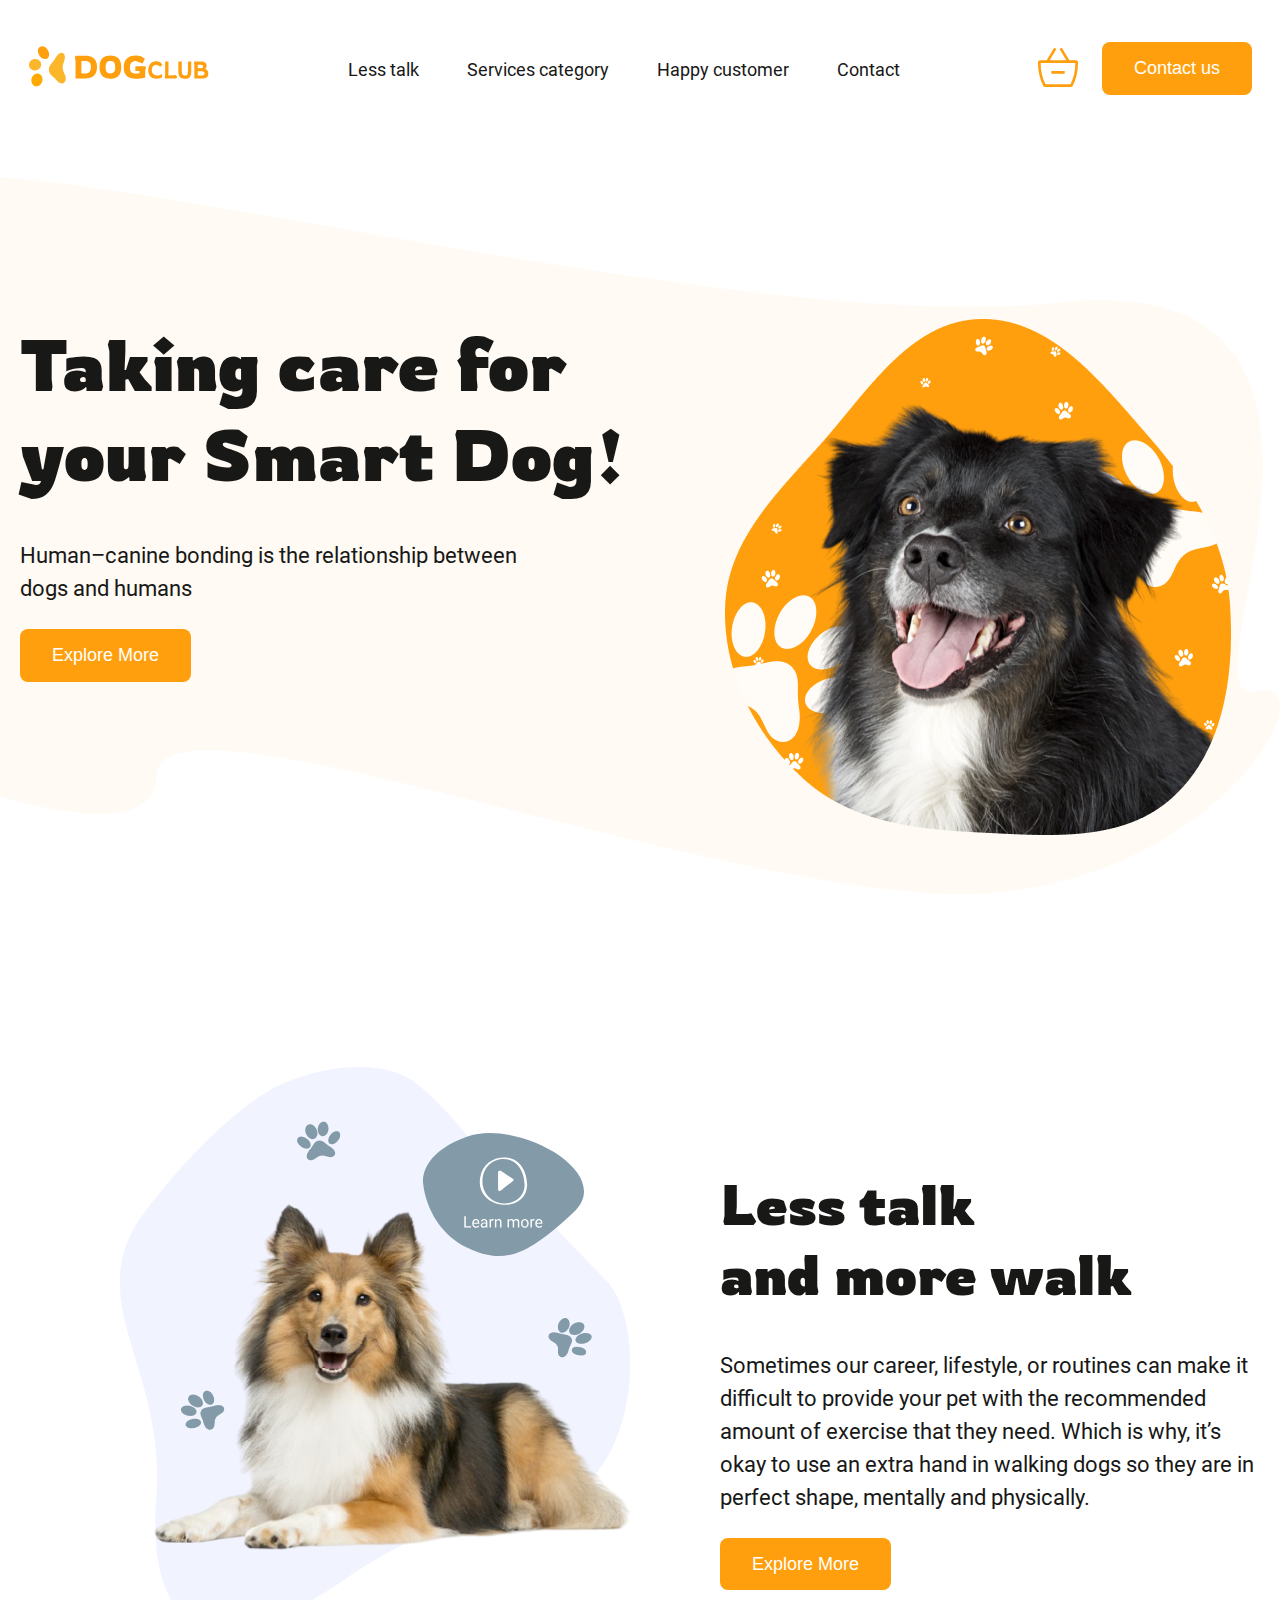
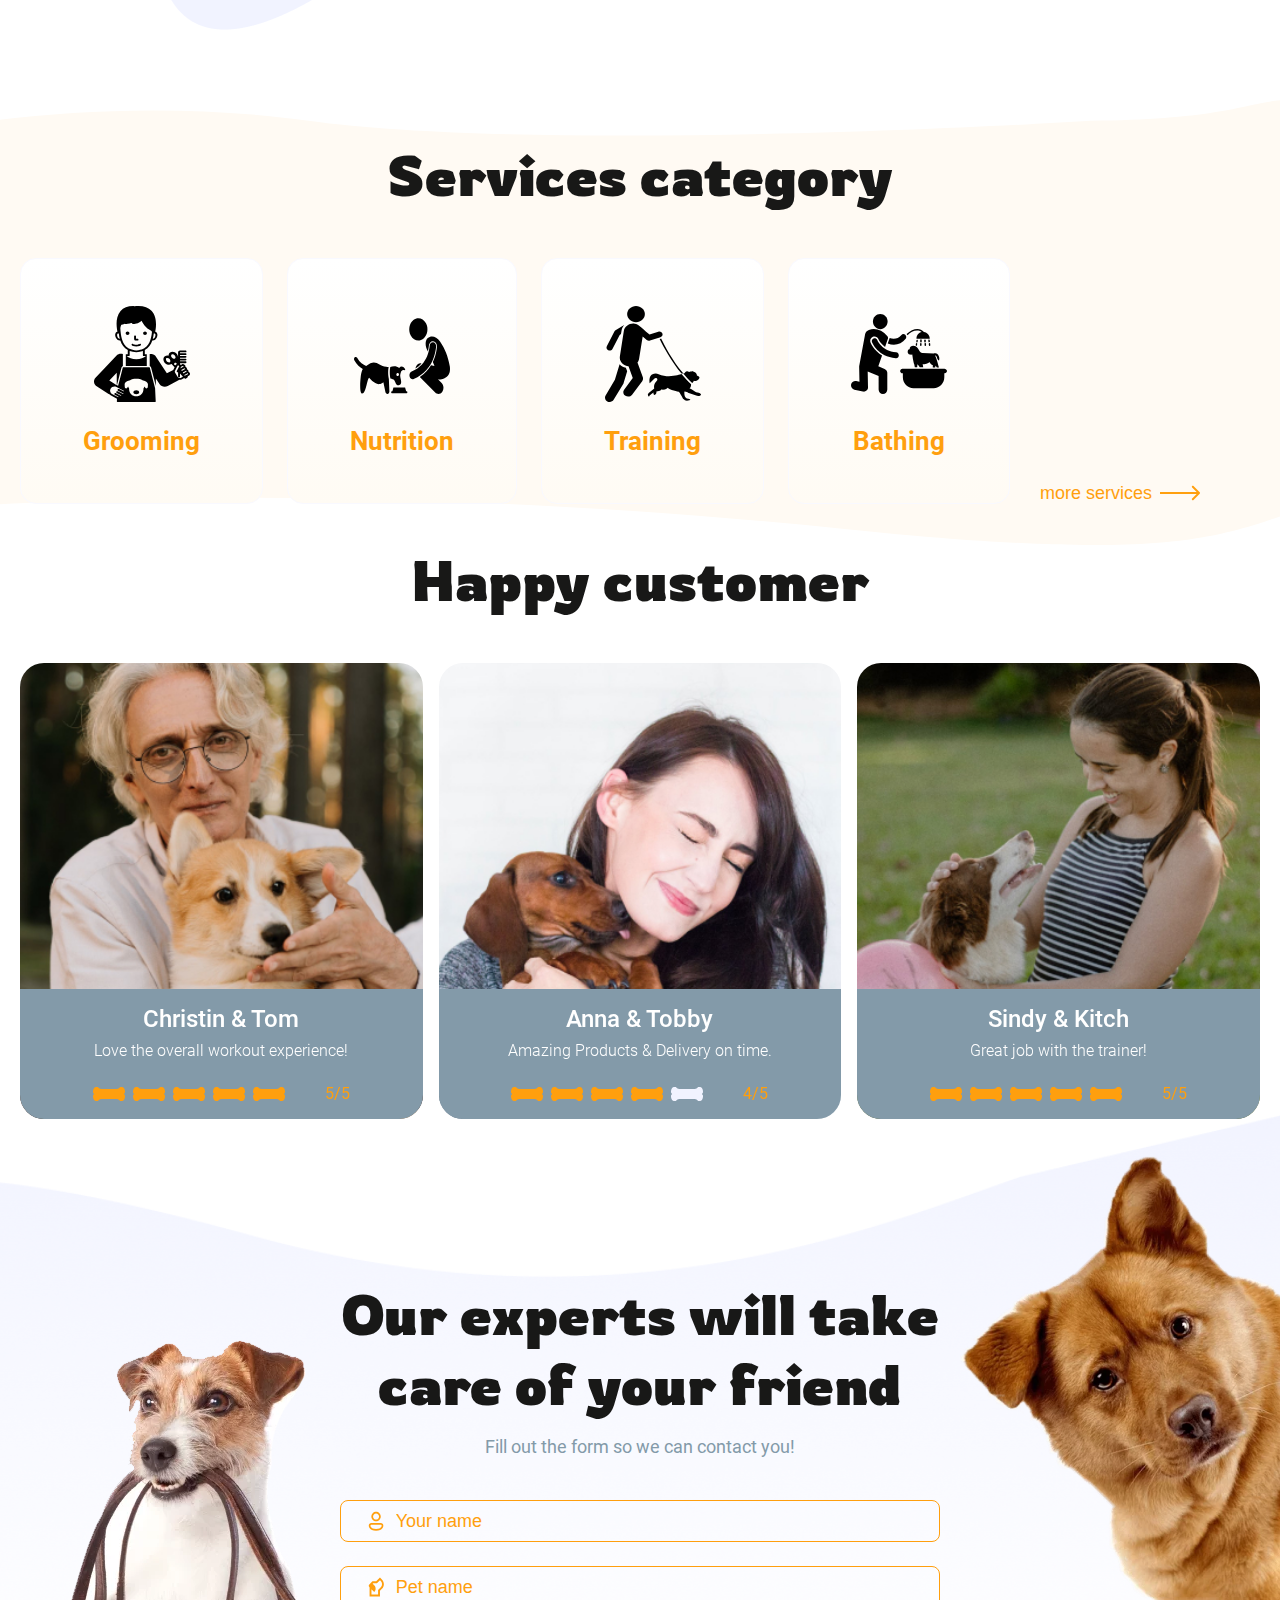
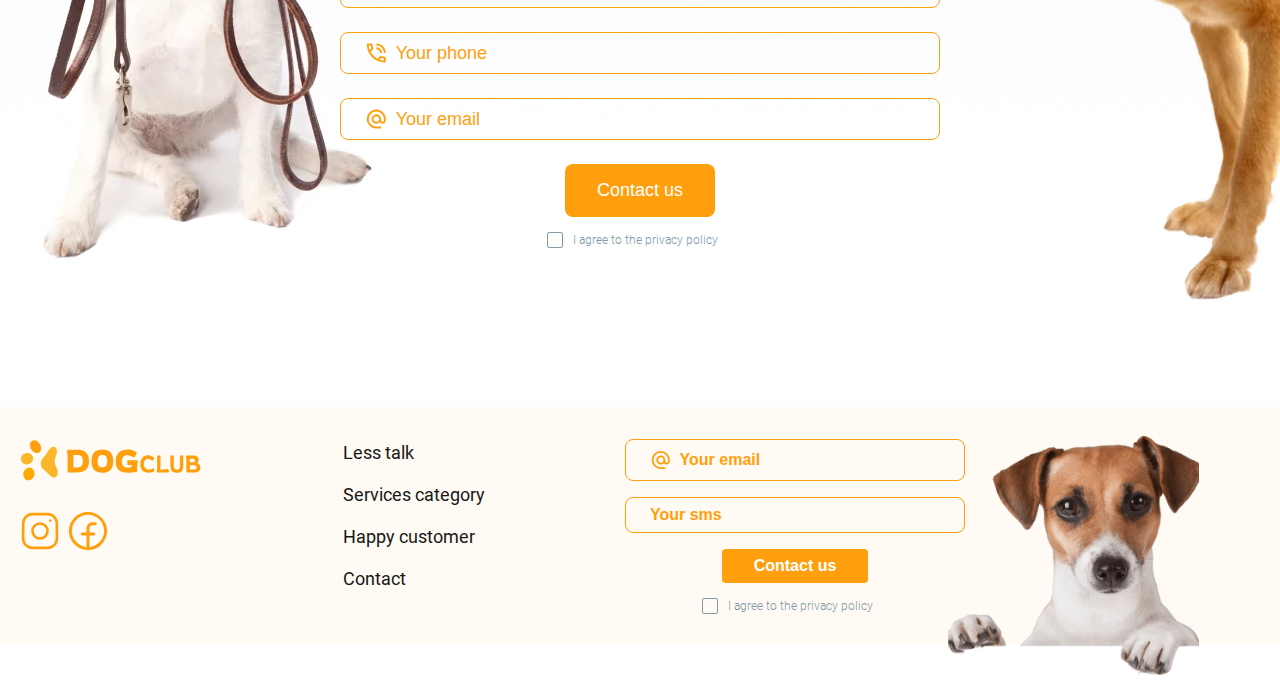
<file: index.html>
<!DOCTYPE html>
<html lang="en">

<head>
  <meta charset="UTF-8">
  <meta name="viewport" content="width=device-width, initial-scale=1.0">
  <title>Dog Club</title>
  <link rel="stylesheet" href="./css/main.css">
  <link rel="stylesheet" href="./css/swiper-bundle.min.css">
</head>

<body>
  <header class="header">
    <div class="container">
      <div class="header__container">
        <a class="header__logo" href="./index.html">
          <img src="./images/logo.svg" alt="logo">
        </a>
        <nav class="header__nav">
          <ul class="header__menu">
            <li><a class="link" href="#less-talk">Less talk</a></li>
            <li><a class="link" href="#services">Services category</a></li>
            <li><a class="link" href="#customer">Happy customer</a></li>
            <li><a class="link" href="#contact">Contact</a></li>
          </ul>
        </nav>
        <div class="header__buttons">
          <button class="header__btn-basket icon" type="button">
            <svg class="icon__size">
              <use href="./images/icons.svg#icon-basket"></use>
            </svg>
          </button>
          <button class="header__btn-contact modal-btn-open button" type="button">Contact us</button>
          <button class="header__btn-burger icon menu-btn-open" type="button">
            <svg class="icon__size">
              <use href="./images/icons.svg#icon-burger"></use>
            </svg>
          </button>
        </div>
      </div>
    </div>
  </header>
  <main>
    <section class="main-section">
      <div class="container">
        <div class="main-section__container">
          <div class="main-section__content">
            <h1 class="main-section__title">
              Taking care for your Smart Dog!
            </h1>
            <p class="main-section__text">
              Human–canine bonding is the relationship between dogs and humans
            </p>
            <button type="button" class="main-section__button button modal-btn-open">Explore More</button>
          </div>
          <div class="main-section__image-container">
            <img class="main-section__image" src="./images/main-section-dog-with-bg.png" alt="Dog">
          </div>
        </div>
      </div>
    </section>
    <section class="less-talk-section" id="less-talk">
      <div class="container">
        <div class="less-talk-section__container">
          <div class="less-talk-section__image-container">
            <img class="less-talk-section__image" src="./images/less-talk-section-dog.png" alt="Dog">
            <button class="less-talk-section__btn-video button-svg">
              <svg class="button-svg--size">
                <use href="./images/icons.svg#icon-video"></use>
              </svg>
            </button>
          </div>
          <div class="less-talk-section__content">
            <h2 class="less-talk-section__title section__title">
              Less talk <br> and more walk
            </h2>
            <p class="less-talk-section__text">
              Sometimes our career, lifestyle, or routines can make it difficult to provide your pet with the
              recommended amount of exercise that they need. Which is why, it’s okay to use an extra hand in walking
              dogs so they are in perfect shape, mentally and physically.
            </p>
            <div class="less-talk-section__group-buttons">
              <button type="button" class="less-talk-section__button button">Explore More</button>
              <button class="less-talk-section__small-btn-video button-svg">
                <svg class="button-svg--size">
                  <use href="./images/icons.svg#icon-video"></use>
                </svg>
              </button>
            </div>
          </div>
        </div>
      </div>
    </section>
    <section class="services-section" id="services">
      <div class="container">
        <h2 class="section__title section__title--center services-section__title">Services category</h2>
        <div class="services-section__container">
          <ul class="services-section__list limit-content">
            <li class="services-section__item">
              <a class="services-section__link" href="#">
                <article class="service-card">
                  <svg class="service-card__svg">
                    <use href="./images/icons.svg#icon-grooming"></use>
                  </svg>
                  <h3 class="service-card__title">Grooming</h3>
                </article>
              </a>
            </li>
            <li class="services-section__item">
              <a class="services-section__link" href="./nutrition.html">
                <article class="service-card">
                  <svg class="service-card__svg">
                    <use href="./images/icons.svg#icon-nutrition"></use>
                  </svg>
                  <h3 class="service-card__title">Nutrition</h3>
                </article>
              </a>
            </li>
            <li class="services-section__item">
              <a class="services-section__link" href="#">
                <article class="service-card">
                  <svg class="service-card__svg">
                    <use href="./images/icons.svg#icon-training"></use>
                  </svg>
                  <h3 class="service-card__title">Training</h3>
                </article>
              </a>
            </li>
            <li class="services-section__item">
              <a class="services-section__link" href="#">
                <article class="service-card">
                  <svg class="service-card__svg">
                    <use href="./images/icons.svg#icon-bathing"></use>
                  </svg>
                  <h3 class="service-card__title">Bathing</h3>
                </article>
              </a>
            </li>
          </ul>
          <div class="services-section__more-box">
            <button class="services-section__more-btn">
              <span class="services-section-change">more services</span>
              <svg class="services-section__more-svg">
                <use href="./images/icons.svg#icon-arrow-for-more"></use>
              </svg>
            </button>
          </div>
        </div>
      </div>
    </section>
    <section class="customer-section" id="customer">
      <div class="container">
        <h2 class="section__title section__title--center">Happy customer</h2>
        <div class="customer-section__container">
          <button class="customer-section__carousel-btn prev">
            <svg width="16px" height="16px">
              <use href="./images/icons.svg#icon-arrow"></use>
            </svg>
          </button>
          <div class="swiper">
            <ul class="customer-section__list swiper-wrapper">
              <li class="customer-section__item swiper-slide">
                <article class="customer-card">
                  <img class="customer-card__img-bg" src="./images/customer-christin.jpg" alt="Christin & Tom">
                  <div class="customer-card__content">
                    <h3 class="customer-card__title">Christin & Tom</h3>
                    <p class="customer-card__text">Love the overall workout experience!</p>
                    <div class="rating">
                      <ul class="rating__box-bones">
                        <li class="rating__item-bone">
                          <svg width="32px" height="14px">
                            <use href="./images/icons.svg#icon-bone"></use>
                          </svg>
                        </li>
                        <li class="rating__item-bone">
                          <svg width="32px" height="14px">
                            <use href="./images/icons.svg#icon-bone"></use>
                          </svg>
                        </li>
                        <li class="rating__item-bone">
                          <svg width="32px" height="14px">
                            <use href="./images/icons.svg#icon-bone"></use>
                          </svg>
                        </li>
                        <li class="rating__item-bone">
                          <svg width="32px" height="14px">
                            <use href="./images/icons.svg#icon-bone"></use>
                          </svg>
                        </li>
                        <li class="rating__item-bone">
                          <svg width="32px" height="14px">
                            <use href="./images/icons.svg#icon-bone"></use>
                          </svg>
                        </li>
                      </ul>
                      <div class="rating__numbers-rating">
                        <span class="rating__get">5</span>/5
                      </div>
                    </div>
                  </div>
                </article>
              </li>
              <li class="customer-section__item swiper-slide">
                <article class="customer-card">
                  <img class="customer-card__img-bg" src="./images/customer-anna.jpg" alt="Anna & Tobby">
                  <div class="customer-card__content">
                    <h3 class="customer-card__title">Anna & Tobby</h3>
                    <p class="customer-card__text">Amazing Products & Delivery on time.</p>
                    <div class="rating">
                      <ul class="rating__box-bones">
                        <li class="rating__item-bone">
                          <svg width="32px" height="14px">
                            <use href="./images/icons.svg#icon-bone"></use>
                          </svg>
                        </li>
                        <li class="rating__item-bone">
                          <svg width="32px" height="14px">
                            <use href="./images/icons.svg#icon-bone"></use>
                          </svg>
                        </li>
                        <li class="rating__item-bone">
                          <svg width="32px" height="14px">
                            <use href="./images/icons.svg#icon-bone"></use>
                          </svg>
                        </li>
                        <li class="rating__item-bone">
                          <svg width="32px" height="14px">
                            <use href="./images/icons.svg#icon-bone"></use>
                          </svg>
                        </li>
                        <li class="rating__item-bone">
                          <svg width="32px" height="14px">
                            <use href="./images/icons.svg#icon-bone"></use>
                          </svg>
                        </li>
                      </ul>
                      <div class="rating__numbers-rating">
                        <span class="rating__get">4</span>/5
                      </div>
                    </div>
                  </div>
                </article>
              </li>
              <li class="customer-section__item swiper-slide">
                <article class="customer-card">
                  <img class="customer-card__img-bg" src="./images/customer-sindy.jpg" alt="Sindy & Kitch">
                  <div class="customer-card__content">
                    <h3 class="customer-card__title">Sindy & Kitch</h3>
                    <p class="customer-card__text">Great job with the trainer!</p>
                    <div class="rating">
                      <ul class="rating__box-bones">
                        <li class="rating__item-bone">
                          <svg width="32px" height="14px">
                            <use href="./images/icons.svg#icon-bone"></use>
                          </svg>
                        </li>
                        <li class="rating__item-bone">
                          <svg width="32px" height="14px">
                            <use href="./images/icons.svg#icon-bone"></use>
                          </svg>
                        </li>
                        <li class="rating__item-bone">
                          <svg width="32px" height="14px">
                            <use href="./images/icons.svg#icon-bone"></use>
                          </svg>
                        </li>
                        <li class="rating__item-bone">
                          <svg width="32px" height="14px">
                            <use href="./images/icons.svg#icon-bone"></use>
                          </svg>
                        </li>
                        <li class="rating__item-bone">
                          <svg width="32px" height="14px">
                            <use href="./images/icons.svg#icon-bone"></use>
                          </svg>
                        </li>
                      </ul>
                      <div class="rating__numbers-rating">
                        <span class="rating__get">5</span>/5
                      </div>
                    </div>
                  </div>
                </article>
              </li>
            </ul>
            <div class="pagination">
              <span class="pagination__bullet"></span>
              <span class="pagination__bullet"></span>
              <span class="pagination__bullet"></span>
            </div>
          </div>
          <button class="customer-section__carousel-btn customer-section__carousel-btn--rotate next">
            <svg width="16px" height="16px">
              <use href="./images/icons.svg#icon-arrow"></use>
            </svg>
          </button>
        </div>
      </div>
    </section>
    <section class="contact-section" id="contact">
      <div class="container">
        <div class="contact-section__container">
          <h2 class="section__title contact-section__title">Our experts will take care of your friend</h2>
          <p class="contact-section__text">Fill out the form so we can contact you!</p>
          <form class="form" name="contact-section-form" autocomplete="off">
            <div class="form__field">
              <svg width="24px" height="24px">
                <use href="./images/icons.svg#icon-people"></use>
              </svg>
              <input class="form__input input" type="text" name="form-name" id="form-name" placeholder="Your name"
                required>
            </div>
            <div class="form__field">
              <svg width="24px" height="24px">
                <use href="./images/icons.svg#icon-dog"></use>
              </svg>
              <input class="form__input input" type="text" name="form-pet-name" id="form-pet-name"
                placeholder="Pet name" required>
            </div>
            <div class="form__field">
              <svg width="24px" height="24px">
                <use href="./images/icons.svg#icon-phone"></use>
              </svg>
              <input class="form__input input" type="tel" name="form-phone" id="form-phone" placeholder="Your phone"
                required>
            </div>
            <div class="form__field">
              <svg width="24px" height="24px">
                <use href="./images/icons.svg#icon-email"></use>
              </svg>
              <input class="form__input input" type="email" name="form-email" id="form-email" placeholder="Your email"
                required>
            </div>

            <button class="button form__button" type="submit">Contact us</button>

            <div class="form__field-privacy">
              <input class="input-checkbox" type="checkbox" name="form-privacy-policy" id="form-privacy-policy">
              <label class="label-checkbox" for="form-privacy-policy">I agree to the privacy policy</label>
            </div>

          </form>
        </div>
      </div>
    </section>
  </main>
  <footer class="footer">
    <div class="container">
      <div class="footer__container">
        <div class="footer__logo-and-social">
          <a class="footer__logo" href="./index.html">
            <img src="./images/logo.svg" alt="logo">
          </a>
          <div class="footer__social-media">
            <a href="#" class="footer__icon-instagram icon">
              <svg class="icon__size">
                <use href="./images/icons.svg#icon-instagram"></use>
              </svg>
            </a>
            <a href="#" class="footer__icon-facebook icon">
              <svg class="icon__size">
                <use href="./images/icons.svg#icon-facebook"></use>
              </svg>
            </a>
          </div>
        </div>
        <nav class="footer__nav">
          <ul class="footer__menu">
            <li><a class="link" href="#less-talk">Less talk</a></li>
            <li><a class="link" href="#services">Services category</a></li>
            <li><a class="link" href="#customer">Happy customer</a></li>
            <li><a class="link" href="#contact">Contact</a></li>
          </ul>
        </nav>
        <form class="footer__form" name="footer-form" autocomplete="off">
          <div class="footer__form-field">
            <svg width="24px" height="24px">
              <use href="./images/icons.svg#icon-email"></use>
            </svg>
            <input class="footer__input" type="email" name="footer-email" id="footer-email" placeholder="Your email"
              required>
          </div>
          <div class="footer__form-field">
            <input class="footer__input" type="text" name="footer-sms" id="footer-sms" placeholder="Your sms" required>
          </div>
          <button class="button footer__button" type="submit">Contact us</button>
          <div class="footer__form-field-privacy">
            <input class="input-checkbox" type="checkbox" name="footer-privacy-policy" id="footer-privacy-policy">
            <label class="label-checkbox" for="footer-privacy-policy">I agree to the privacy policy</label>
          </div>
        </form>
      </div>
    </div>
  </footer>

  <div class="mobile-menu">
    <div class="mobile-menu__container">
      <div class="mobile-menu__logo-and-button">
        <a class="mobile-menu__logo" href="./index.html">
          <img src="./images/logo.svg" alt="logo">
        </a>
        <button class="mobile-menu__button menu-btn-close">
          <svg class="icon__size">
            <use href="images/icons.svg#icon-close"></use>
          </svg>
        </button>
      </div>
      <nav class="mobile-menu__nav">
        <ul class="mobile-menu__menu">
          <li><a class="link mobile-menu__link" href="#less-talk">Less talk</a></li>
          <li><a class="link mobile-menu__link" href="#services">Services category</a></li>
          <li><a class="link mobile-menu__link" href="#customer">Happy customer</a></li>
          <li><a class="link mobile-menu__link" href="#contact">Contact</a></li>
        </ul>
      </nav>
      <div class="mobile-menu__social-media">
        <a href="#" class="mobile-menu__icon-instagram icon">
          <svg class="icon__size">
            <use href="./images/icons.svg#icon-instagram"></use>
          </svg>
        </a>
        <a href="#" class="mobile-menu__icon-facebook icon">
          <svg class="icon__size">
            <use href="./images/icons.svg#icon-facebook"></use>
          </svg>
        </a>
      </div>
    </div>
  </div>

  <div class="backdrop is-hidden">
    <div class="modal">
      <button class="modal__btn-close modal-btn-close">
        <svg width="32px" height="32px">
          <use href="./images/icons.svg#icon-close"></use>
        </svg>
      </button>
      <div class="modal__container">
        <h2 class="section__title modal__title">Our experts will take care of your friend</h2>
        <p class="modal__text">Fill out the form so we can contact you!</p>
        <form class="form" name="modal-section-form" autocomplete="off">
          <div class="form__field">
            <svg width="24px" height="24px">
              <use href="./images/icons.svg#icon-people"></use>
            </svg>
            <input class="form__input input" type="text" name="modal-name" id="modal-name" placeholder="Your name"
              required>
          </div>
          <div class="form__field">
            <svg width="24px" height="24px">
              <use href="./images/icons.svg#icon-dog"></use>
            </svg>
            <input class="form__input input" type="text" name="modal-pet-name" id="modal-pet-name"
              placeholder="Pet name" required>
          </div>
          <div class="form__field">
            <svg width="24px" height="24px">
              <use href="./images/icons.svg#icon-phone"></use>
            </svg>
            <input class="form__input input" type="tel" name="modal-phone" id="modal-phone" placeholder="Your phone"
              required>
          </div>
          <div class="form__field">
            <svg width="24px" height="24px">
              <use href="./images/icons.svg#icon-email"></use>
            </svg>
            <input class="form__input input" type="email" name="modal-email" id="modal-email" placeholder="Your email"
              required>
          </div>
          <button class="button form__button" type="submit">Contact us</button>
          <div class="form__field-privacy">
            <input class="input-checkbox" type="checkbox" name="modal-privacy-policy" id="modal-privacy-policy">
            <label class="label-checkbox" for="modal-privacy-policy">I agree to the privacy policy</label>
          </div>
        </form>
      </div>
    </div>
  </div>

  <script src="./js/show-services.js"></script>
  <script src="./js/set-rating.js"></script>
  <script src="./js/modal.js"></script>
  <script src="./js/mobile-menu.js"></script>
  <script src="./js/swiper-bundle.min.js"></script>
  <script src="./js/customer-slider.js"></script>
</body>

</html>
</file>
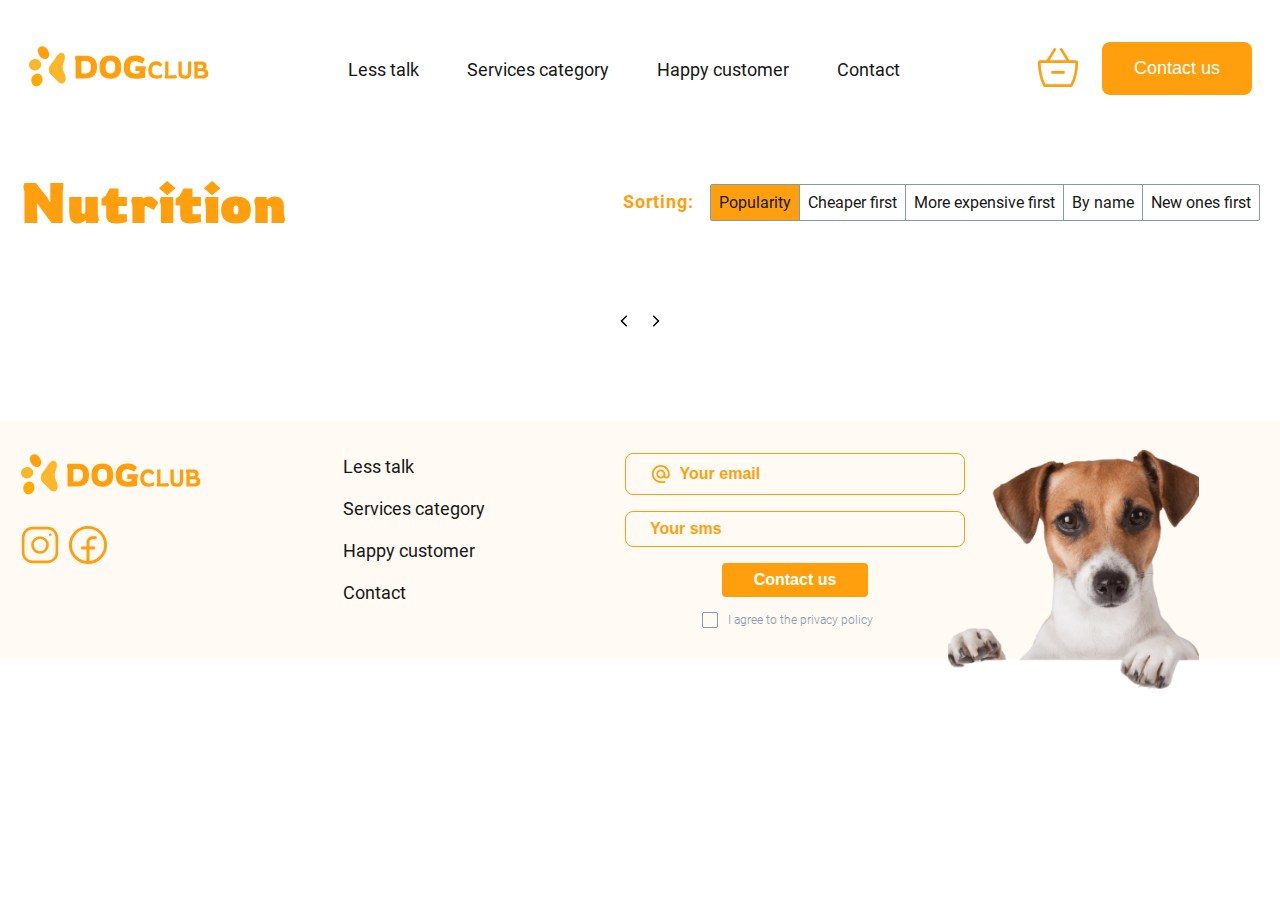
<file: nutrition.html>
<!DOCTYPE html>
<html lang="en">

<head>
  <meta charset="UTF-8">
  <meta name="viewport" content="width=device-width, initial-scale=1.0">
  <title>Nutrition</title>
  <link rel="stylesheet" href="./css/main.css">
</head>

<body>
  <header class="header">
    <div class="container">
      <div class="header__container">
        <a class="header__logo" href="./index.html">
          <img src="./images/logo.svg" alt="logo">
        </a>
        <nav class="header__nav">
          <ul class="header__menu">
            <li><a class="link" href="./index.html#less-talk">Less talk</a></li>
            <li><a class="link" href="./index.html#services">Services category</a></li>
            <li><a class="link" href="./index.html#customer">Happy customer</a></li>
            <li><a class="link" href="./index.html#contact">Contact</a></li>
          </ul>
        </nav>
        <div class="header__buttons">
          <button class="header__btn-basket icon" type="button">
            <svg class="icon__size">
              <use href="./images/icons.svg#icon-basket"></use>
            </svg>
          </button>
          <button class="header__btn-contact modal-btn-open button" type="button">Contact us</button>
          <button class="header__btn-burger icon menu-btn-open" type="button">
            <svg class="icon__size">
              <use href="./images/icons.svg#icon-burger"></use>
            </svg>
          </button>
        </div>
      </div>
    </div>
  </header>
  <main>
    <section class="nutrition-section">
      <div class="container">
        <div class="nutrition-section__header">
          <h2 class="nutrition-section__title section__title">Nutrition</h2>
          <div class="nutrition-section__mobile-btn-sorting sort-btn-open">
            <svg width="24" height="24">
              <use href="./images/icons.svg#icon-sort-arrows"></use>
            </svg>
            <span id="name-sort">Popularity</span>
          </div>
          <fieldset class="sort-block">
            <legend class="sort-block__title">Sorting:</legend>
            <div class="sort-block__container-field">
              <div class="sort-block__field">
                <input class="sort-block__input" type="radio" id="popularity" name="sort" value="popularity" checked>
                <label class="sort-block__label" for="popularity">Popularity</label>
              </div>
              <div class="sort-block__field">
                <input class="sort-block__input" type="radio" id="cheaper" name="sort" value="cheaper">
                <label class="sort-block__label" for="cheaper">Cheaper first</label>
              </div>
              <div class="sort-block__field">
                <input class="sort-block__input" type="radio" id="expensive" name="sort" value="expensive">
                <label class="sort-block__label" for="expensive">More expensive first</label>
              </div>
              <div class="sort-block__field">
                <input class="sort-block__input" type="radio" id="by-name" name="sort" value="by-name">
                <label class="sort-block__label" for="by-name">By name</label>
              </div>
              <div class="sort-block__field">
                <input class="sort-block__input" type="radio" id="new" name="sort" value="new">
                <label class="sort-block__label" for="new">New ones first</label>
              </div>
            </div>
          </fieldset>
        </div>
        <div class="nutrition-section__products">
          <ul class="nutrition-section__list">
            <!-- <li class="nutrition-section__item">
              <article class="nutrition-card">
                <img class="nutrition-card__image" src="./images/Product.png" alt="item">
                <div class="nutrition-card__code-rating-box">
                  <p class="nutrition-card__code-box">Vendor code: <span class="nutrition-card__id">37875</span></p>
                  <ul class="nutrition-card__box-rating">
                    <li class="nutrition-card__item-rating">
                      <svg width="16px" height="16px">
                        <use href="./images/icons.svg#icon-star"></use>
                      </svg>
                    </li>
                    <li class="nutrition-card__item-rating">
                      <svg width="16px" height="16px">
                        <use href="./images/icons.svg#icon-star"></use>
                      </svg>
                    </li>
                    <li class="nutrition-card__item-rating">
                      <svg width="16px" height="16px">
                        <use href="./images/icons.svg#icon-star"></use>
                      </svg>
                    </li>
                    <li class="nutrition-card__item-rating">
                      <svg width="16px" height="16px">
                        <use href="./images/icons.svg#icon-star"></use>
                      </svg>
                    </li>
                    <li class="nutrition-card__item-rating">
                      <svg width="16px" height="16px">
                        <use href="./images/icons.svg#icon-star"></use>
                      </svg>
                    </li>
                  </ul>
                </div>
                <p class="nutrition-card__description">
                  Dry food for dogs of average breeds Savory 3 kg (turkey and lamb)
                </p>
                <div class="nutrition-card__price-box">
                  <p class="nutrition-card__price-with-discount"><span>136.00</span>$</p>
                  <p class="nutrition-card__price-standart"><span>320.43</span>$</p>
                </div>
                <button class="nutrition-card__button button" type="button">Buy</button>
              </article>
            </li>
            <li class="nutrition-section__item">
              <article class="nutrition-card">
                <img class="nutrition-card__image" src="./images/Product.png" alt="item">
                <div class="nutrition-card__code-rating-box">
                  <p class="nutrition-card__code-box">Vendor code: <span class="nutrition-card__id">37875</span></p>
                  <ul class="nutrition-card__box-rating">
                    <li class="nutrition-card__item-rating">
                      <svg width="16px" height="16px">
                        <use href="./images/icons.svg#icon-star"></use>
                      </svg>
                    </li>
                    <li class="nutrition-card__item-rating">
                      <svg width="16px" height="16px">
                        <use href="./images/icons.svg#icon-star"></use>
                      </svg>
                    </li>
                    <li class="nutrition-card__item-rating">
                      <svg width="16px" height="16px">
                        <use href="./images/icons.svg#icon-star"></use>
                      </svg>
                    </li>
                    <li class="nutrition-card__item-rating">
                      <svg width="16px" height="16px">
                        <use href="./images/icons.svg#icon-star"></use>
                      </svg>
                    </li>
                    <li class="nutrition-card__item-rating">
                      <svg width="16px" height="16px">
                        <use href="./images/icons.svg#icon-star"></use>
                      </svg>
                    </li>
                  </ul>
                </div>
                <p class="nutrition-card__description">Dry food for dogs of average breeds Savory 3 kg (turkey and lamb)
                </p>
                <div class="nutrition-card__price-box">
                  <p class="nutrition-card__price-with-discount"><span>136.00</span>$</p>
                  <p class="nutrition-card__price-standart"><span>320.43</span>$</p>
                </div>
                <button class="nutrition-card__button button" type="button">Buy</button>
              </article>
            </li>
            <li class="nutrition-section__item">
              <article class="nutrition-card">
                <img class="nutrition-card__image" src="./images/Product.png" alt="item">
                <div class="nutrition-card__code-rating-box">
                  <p class="nutrition-card__code-box">Vendor code: <span class="nutrition-card__id">37875</span></p>
                  <ul class="nutrition-card__box-rating">
                    <li class="nutrition-card__item-rating">
                      <svg width="16px" height="16px">
                        <use href="./images/icons.svg#icon-star"></use>
                      </svg>
                    </li>
                    <li class="nutrition-card__item-rating">
                      <svg width="16px" height="16px">
                        <use href="./images/icons.svg#icon-star"></use>
                      </svg>
                    </li>
                    <li class="nutrition-card__item-rating">
                      <svg width="16px" height="16px">
                        <use href="./images/icons.svg#icon-star"></use>
                      </svg>
                    </li>
                    <li class="nutrition-card__item-rating">
                      <svg width="16px" height="16px">
                        <use href="./images/icons.svg#icon-star"></use>
                      </svg>
                    </li>
                    <li class="nutrition-card__item-rating">
                      <svg width="16px" height="16px">
                        <use href="./images/icons.svg#icon-star"></use>
                      </svg>
                    </li>
                  </ul>
                </div>
                <p class="nutrition-card__description">Dry food for dogs of average breeds Savory 3 kg (turkey and lamb)
                </p>
                <div class="nutrition-card__price-box">
                  <p class="nutrition-card__price-with-discount"><span>136.00</span>$</p>
                  <p class="nutrition-card__price-standart"><span>320.43</span>$</p>
                </div>
                <button class="nutrition-card__button button" type="button">Buy</button>
              </article>
            </li>
            <li class="nutrition-section__item">
              <article class="nutrition-card">
                <img class="nutrition-card__image" src="./images/Product.png" alt="item">
                <div class="nutrition-card__code-rating-box">
                  <p class="nutrition-card__code-box">Vendor code: <span class="nutrition-card__id">37875</span></p>
                  <ul class="nutrition-card__box-rating">
                    <li class="nutrition-card__item-rating">
                      <svg width="16px" height="16px">
                        <use href="./images/icons.svg#icon-star"></use>
                      </svg>
                    </li>
                    <li class="nutrition-card__item-rating">
                      <svg width="16px" height="16px">
                        <use href="./images/icons.svg#icon-star"></use>
                      </svg>
                    </li>
                    <li class="nutrition-card__item-rating">
                      <svg width="16px" height="16px">
                        <use href="./images/icons.svg#icon-star"></use>
                      </svg>
                    </li>
                    <li class="nutrition-card__item-rating">
                      <svg width="16px" height="16px">
                        <use href="./images/icons.svg#icon-star"></use>
                      </svg>
                    </li>
                    <li class="nutrition-card__item-rating">
                      <svg width="16px" height="16px">
                        <use href="./images/icons.svg#icon-star"></use>
                      </svg>
                    </li>
                  </ul>
                </div>
                <p class="nutrition-card__description">Dry food for dogs of average breeds Savory 3 kg (turkey and lamb)
                </p>
                <div class="nutrition-card__price-box">
                  <p class="nutrition-card__price-with-discount"><span>136.00</span>$</p>
                  <p class="nutrition-card__price-standart"><span>320.43</span>$</p>
                </div>
                <button class="nutrition-card__button button" type="button">Buy</button>
              </article>
            </li> -->
          </ul>
        </div>
        <div class="nutrition-section__pagination">
          <button class="nutrition-section__button nutrition-section__button--rotate prev" type="button">
            <svg width="14px" height="14px">
              <use href="./images/icons.svg#icon-pagination-arrow"></use>
            </svg>
          </button>
          <fieldset class="pagination-block">
            <!-- <div class="pagination-block__field">
              <input class="pagination-block__input" type="radio" id="1" name="pagination" value="1">
              <label class="pagination-block__label" for="1">1</label>
            </div>
            <div class="pagination-block__field">
              <input class="pagination-block__input" type="radio" id="2" name="pagination" value="2">
              <label class="pagination-block__label" for="2">2</label>
            </div>
            <div class="pagination-block__field">
              <input class="pagination-block__input" type="radio" id="3" name="pagination" value="3">
              <label class="pagination-block__label" for="3">3</label>
            </div>
            <div class="pagination-block__field">
              <input class="pagination-block__input" type="radio" id="4" name="pagination" value="4">
              <label class="pagination-block__label" for="4">4</label>
            </div>
            <div class="pagination-block__field">
              <input class="pagination-block__input" type="radio" id="5" name="pagination" value="5">
              <label class="pagination-block__label" for="5">5</label>
            </div>
            <div class="pagination-block__field">
              <input class="pagination-block__input" type="radio" id="6" name="pagination" value="6">
              <label class="pagination-block__label" for="6">6</label>
            </div>
            <div class="pagination-block__field">
              <input class="pagination-block__input" type="radio" id="7" name="pagination" value="7">
              <label class="pagination-block__label" for="7">7</label>
            </div>
            <div class="pagination-block__field">
              <input class="pagination-block__input" type="radio" id="8" name="pagination" value="8">
              <label class="pagination-block__label" for="8">8</label>
            </div>
            <div class="pagination-block__field pagination-block__field--inactive">...</div>
            <div class="pagination-block__field">
              <input class="pagination-block__input" type="radio" id="80" name="pagination" value="80">
              <label class="pagination-block__label" for="80">80</label>
            </div> -->
          </fieldset>
          <button class="nutrition-section__button next" type="button">
            <svg width="14px" height="14px">
              <use href="./images/icons.svg#icon-pagination-arrow"></use>
            </svg>
          </button>
        </div>
      </div>
    </section>
  </main>
  <footer class="footer">
    <div class="container">
      <div class="footer__container">
        <div class="footer__logo-and-social">
          <a class="footer__logo" href="./index.html">
            <img src="./images/logo.svg" alt="logo">
          </a>
          <div class="footer__social-media">
            <a href="#" class="footer__icon-instagram icon">
              <svg class="icon__size">
                <use href="./images/icons.svg#icon-instagram"></use>
              </svg>
            </a>
            <a href="#" class="footer__icon-facebook icon">
              <svg class="icon__size">
                <use href="./images/icons.svg#icon-facebook"></use>
              </svg>
            </a>
          </div>
        </div>
        <nav class="footer__nav">
          <ul class="footer__menu">
            <li><a class="link" href="./index.html#less-talk">Less talk</a></li>
            <li><a class="link" href="./index.html#services">Services category</a></li>
            <li><a class="link" href="./index.html#customer">Happy customer</a></li>
            <li><a class="link" href="./index.html#contact">Contact</a></li>
          </ul>
        </nav>
        <form class="footer__form" name="footer-form" autocomplete="off">
          <div class="footer__form-field">
            <svg width="24px" height="24px">
              <use href="./images/icons.svg#icon-email"></use>
            </svg>
            <input class="footer__input" type="email" name="footer-email" id="footer-email" placeholder="Your email"
              required>
          </div>
          <div class="footer__form-field">
            <input class="footer__input" type="text" name="footer-sms" id="footer-sms" placeholder="Your sms" required>
          </div>
          <button class="button footer__button" type="submit">Contact us</button>
          <div class="footer__form-field-privacy">
            <input class="input-checkbox" type="checkbox" name="footer-privacy-policy" id="footer-privacy-policy">
            <label class="label-checkbox" for="footer-privacy-policy">I agree to the privacy policy</label>
          </div>
        </form>
      </div>
    </div>
  </footer>

  <div class="backdrop-sorting is-hidden">
    <div class="mobile-sorting">
      <h3 class="mobile-sorting__title">Sorting</h3>
      <ul class="mobile-sorting__list">
        <li class="mobile-sorting__item">
          <span class="mobile-sorting__name-sort">Popularity</span>
          <svg width="14px" height="14px">
            <use href="./images/icons.svg#icon-pagination-arrow"></use>
          </svg>
        </li>
        <li class="mobile-sorting__item">
          <span class="mobile-sorting__name-sort">Cheaper first</span>
          <svg width="14px" height="14px">
            <use href="./images/icons.svg#icon-pagination-arrow"></use>
          </svg>
        </li>
        <li class="mobile-sorting__item">
          <span class="mobile-sorting__name-sort">More expensive first</span>
          <svg width="14px" height="14px">
            <use href="./images/icons.svg#icon-pagination-arrow"></use>
          </svg>
        </li>
        <li class="mobile-sorting__item">
          <span class="mobile-sorting__name-sort">By name</span>
          <svg width="14px" height="14px">
            <use href="./images/icons.svg#icon-pagination-arrow"></use>
          </svg>
        </li>
        <li class="mobile-sorting__item">
          <span class="mobile-sorting__name-sort">New ones first</span>
          <svg width="14px" height="14px">
            <use href="./images/icons.svg#icon-pagination-arrow"></use>
          </svg>
        </li>
      </ul>
    </div>
  </div>


  <div class="mobile-menu">
    <div class="mobile-menu__container">
      <div class="mobile-menu__logo-and-button">
        <a class="mobile-menu__logo" href="./index.html">
          <img src="./images/logo.svg" alt="logo">
        </a>
        <button class="mobile-menu__button menu-btn-close">
          <svg class="icon__size">
            <use href="images/icons.svg#icon-close"></use>
          </svg>
        </button>
      </div>
      <nav class="mobile-menu__nav">
        <ul class="mobile-menu__menu">
          <li><a class="link mobile-menu__link" href="./index.html#less-talk">Less talk</a></li>
          <li><a class="link mobile-menu__link" href="./index.html#services">Services category</a></li>
          <li><a class="link mobile-menu__link" href="./index.html#customer">Happy customer</a></li>
          <li><a class="link mobile-menu__link" href="./index.html#contact">Contact</a></li>
        </ul>
      </nav>
      <div class="mobile-menu__social-media">
        <a href="#" class="mobile-menu__icon-instagram icon">
          <svg class="icon__size">
            <use href="./images/icons.svg#icon-instagram"></use>
          </svg>
        </a>
        <a href="#" class="mobile-menu__icon-facebook icon">
          <svg class="icon__size">
            <use href="./images/icons.svg#icon-facebook"></use>
          </svg>
        </a>
      </div>
    </div>
  </div>

  <div class="backdrop is-hidden">
    <div class="modal">
      <button class="modal__btn-close modal-btn-close">
        <svg width="32px" height="32px">
          <use href="./images/icons.svg#icon-close"></use>
        </svg>
      </button>
      <div class="modal__container">
        <h2 class="section__title modal__title">Our experts will take care of your friend</h2>
        <p class="modal__text">Fill out the form so we can contact you!</p>
        <form class="form" name="modal-section-form" autocomplete="off">
          <div class="form__field">
            <svg width="24px" height="24px">
              <use href="./images/icons.svg#icon-people"></use>
            </svg>
            <input class="form__input input" type="text" name="modal-name" id="modal-name" placeholder="Your name"
              required>
          </div>
          <div class="form__field">
            <svg width="24px" height="24px">
              <use href="./images/icons.svg#icon-dog"></use>
            </svg>
            <input class="form__input input" type="text" name="modal-pet-name" id="modal-pet-name"
              placeholder="Pet name" required>
          </div>
          <div class="form__field">
            <svg width="24px" height="24px">
              <use href="./images/icons.svg#icon-phone"></use>
            </svg>
            <input class="form__input input" type="tel" name="modal-phone" id="modal-phone" placeholder="Your phone"
              required>
          </div>
          <div class="form__field">
            <svg width="24px" height="24px">
              <use href="./images/icons.svg#icon-email"></use>
            </svg>
            <input class="form__input input" type="email" name="modal-email" id="modal-email" placeholder="Your email"
              required>
          </div>
          <button class="button form__button" type="submit">Contact us</button>
          <div class="form__field-privacy">
            <input class="input-checkbox" type="checkbox" name="modal-privacy-policy" id="modal-privacy-policy">
            <label class="label-checkbox" for="modal-privacy-policy">I agree to the privacy policy</label>
          </div>
        </form>
      </div>
    </div>
  </div>

  <script src="./js/modal.js"></script>
  <script src="./js/mobile-menu.js"></script>
  <script src="./js/nutrition-page.js"></script>
</body>

</html>
</file>
<file: css/main.css>
@font-face {
  font-display: swap;
  font-family: "Roboto";
  font-style: normal;
  font-weight: 300;
  src: url("../fonts/roboto-v30-latin-300.woff2") format("woff2");
}
@font-face {
  font-display: swap;
  font-family: "Roboto";
  font-style: normal;
  font-weight: 400;
  src: url("../fonts/roboto-v30-latin-regular.woff2") format("woff2");
}
@font-face {
  font-display: swap;
  font-family: "Roboto";
  font-style: normal;
  font-weight: 500;
  src: url("../fonts/roboto-v30-latin-500.woff2") format("woff2");
}
@font-face {
  font-display: swap;
  font-family: "Roboto";
  font-style: normal;
  font-weight: 700;
  src: url("../fonts/roboto-v30-latin-700.woff2") format("woff2");
}
@font-face {
  font-display: swap;
  font-family: "Rowdies";
  font-style: normal;
  font-weight: 300;
  src: url("../fonts/rowdies-v17-latin-300.woff2") format("woff2");
}
@font-face {
  font-display: swap;
  font-family: "Rowdies";
  font-style: normal;
  font-weight: 400;
  src: url("../fonts/rowdies-v17-latin-regular.woff2") format("woff2");
}
@font-face {
  font-display: swap;
  font-family: "Rowdies";
  font-style: normal;
  font-weight: 700;
  src: url("../fonts/rowdies-v17-latin-700.woff2") format("woff2");
}
.limit-content {
  height: 247px;
  overflow: hidden;
}

.inactive {
  fill: #F1F3FF;
}

.is-scroll-disabled {
  overflow: hidden;
}

*,
*::after,
*::before {
  -webkit-box-sizing: border-box;
          box-sizing: border-box;
}

body {
  font-family: "Roboto", sans-serif;
  font-size: 22px;
  font-weight: 400;
  color: #181817;
  margin: 0;
}

h1,
h2,
h3,
h4,
h5,
h6,
p {
  margin-top: 0;
}

ul {
  margin: 0;
  padding: 0;
  list-style-type: none;
}

a {
  text-decoration: none;
}

.button {
  color: #FFFFFF;
  font-size: 16px;
  font-weight: 500;
  padding: 8px 24px;
  background-color: #FF9F0E;
  border-radius: 4px;
  border: none;
  cursor: pointer;
  -webkit-transition: background-color 0.2s;
  transition: background-color 0.2s;
}
@media screen and (min-width: 460px) {
  .button {
    font-size: 18px;
    padding: 16px 32px;
    border-radius: 8px;
  }
}
.button:hover {
  background-color: #FCB62A;
}

.button-svg {
  display: -webkit-box;
  display: -ms-flexbox;
  display: flex;
  -webkit-box-pack: center;
      -ms-flex-pack: center;
          justify-content: center;
  -webkit-box-align: center;
      -ms-flex-align: center;
          align-items: center;
  background-color: #839AA9;
  fill: #FFFFFF;
  background-color: #839AA9;
  border: none;
  padding: 0;
  width: 73px;
  height: 73px;
  margin-left: 40px;
  -webkit-clip-path: path("M0.170582 30.6286C0.170582 30.6286 -3.18841 13.0171 19.9046 2.31156C42.9977 -8.39397 87.7142 23.4847 68.1901 46.5611C48.666 69.6375 37.9592 78.4398 19.9046 67.0206C1.85007 55.6013 0.170582 30.6286 0.170582 30.6286Z");
          clip-path: path("M0.170582 30.6286C0.170582 30.6286 -3.18841 13.0171 19.9046 2.31156C42.9977 -8.39397 87.7142 23.4847 68.1901 46.5611C48.666 69.6375 37.9592 78.4398 19.9046 67.0206C1.85007 55.6013 0.170582 30.6286 0.170582 30.6286Z");
  cursor: pointer;
  -webkit-transition: background-color 0.2s;
  transition: background-color 0.2s;
}
@media screen and (min-width: 1024px) {
  .button-svg {
    position: absolute;
    margin-left: unset;
    -webkit-clip-path: path("M0.376215 52.1494C0.376215 52.1494 -7.03197 21.9889 43.8993 3.65513C94.8305 -14.6786 193.452 39.9153 150.392 79.4347C107.332 118.954 83.7182 134.029 43.8993 114.473C4.0803 94.9165 0.376215 52.1494 0.376215 52.1494Z");
            clip-path: path("M0.376215 52.1494C0.376215 52.1494 -7.03197 21.9889 43.8993 3.65513C94.8305 -14.6786 193.452 39.9153 150.392 79.4347C107.332 118.954 83.7182 134.029 43.8993 114.473C4.0803 94.9165 0.376215 52.1494 0.376215 52.1494Z");
    width: 161px;
    height: 123px;
    top: 36px;
    right: 24px;
  }
}
@media screen and (min-width: 1200px) {
  .button-svg {
    top: 74px;
    right: 112px;
  }
}
.button-svg:hover {
  background-color: #FCB62A;
}
.button-svg--size {
  width: 40px;
  height: 40px;
}
@media screen and (min-width: 1024px) {
  .button-svg--size {
    width: 81px;
    height: 75px;
  }
}

.link {
  color: #181817;
  font-size: 18px;
  line-height: 1.33;
  -webkit-transition: color 0.2s;
  transition: color 0.2s;
}
@media screen and (max-width: 460px) {
  .link {
    font-size: 16px;
    line-height: normal;
  }
}
.link:hover {
  color: #FF9F0E;
}

.icon {
  background-color: transparent;
  border: none;
  padding: 0;
  fill: #FF9F0E;
  cursor: pointer;
  -webkit-transition: fill 0.2s;
  transition: fill 0.2s;
}
.icon:hover {
  fill: #FCB62A;
}
.icon__size {
  width: 40px;
  height: 40px;
}
@media screen and (max-width: 460px) {
  .icon__size {
    width: 24px;
    height: 24px;
  }
}

.input {
  font-size: 16px;
  background-color: transparent;
  color: #FF9F0E;
  border: none;
  width: 100%;
  padding: 0;
}
@media screen and (min-width: 460px) {
  .input {
    font-size: 18px;
  }
}
.input:focus {
  outline: none;
}
.input::-webkit-input-placeholder {
  color: #FF9F0E;
}
.input::-moz-placeholder {
  color: #FF9F0E;
}
.input:-ms-input-placeholder {
  color: #FF9F0E;
}
.input::-ms-input-placeholder {
  color: #FF9F0E;
}
.input::placeholder {
  color: #FF9F0E;
}
.input:focus::-webkit-input-placeholder {
  color: #181817;
}
.input:focus::-moz-placeholder {
  color: #181817;
}
.input:focus:-ms-input-placeholder {
  color: #181817;
}
.input:focus::-ms-input-placeholder {
  color: #181817;
}
.input:focus::placeholder {
  color: #181817;
}

.input-checkbox {
  -webkit-appearance: none;
     -moz-appearance: none;
          appearance: none;
}

.label-checkbox::before {
  content: "";
  display: block;
  width: 16px;
  height: 16px;
  border-radius: 2px;
  border: 1px solid #839AA9;
  position: absolute;
  left: -16px;
  top: -1px;
}

.input-checkbox:checked + .label-checkbox::before {
  background: url(../images/check-mark.svg) no-repeat;
  background-size: 80% 80%;
  background-position: center;
}

.service-card {
  display: -webkit-box;
  display: -ms-flexbox;
  display: flex;
  -webkit-box-orient: vertical;
  -webkit-box-direction: normal;
      -ms-flex-direction: column;
          flex-direction: column;
  -webkit-box-pack: center;
      -ms-flex-pack: center;
          justify-content: center;
  -webkit-box-align: center;
      -ms-flex-align: center;
          align-items: center;
  gap: 24px;
  background: -webkit-gradient(linear, left top, left bottom, from(#FFF), to(#FFFBF4));
  background: linear-gradient(180deg, #FFF 0%, #FFFBF4 100%);
  border-radius: 16px;
  border: 1px solid #F9F9FF;
  padding: 47px 62px;
}
.service-card:hover {
  background: -webkit-gradient(linear, left top, left bottom, from(#FCB62A), to(#FFFBF4));
  background: linear-gradient(180deg, #FCB62A 0%, #FFFBF4 100%);
}
.service-card__svg {
  width: 96px;
  height: 96px;
}
.service-card__title {
  font-weight: 600;
  color: #FF9F0E;
  text-align: center;
  margin-bottom: 0;
}

.customer-card {
  display: -webkit-box;
  display: -ms-flexbox;
  display: flex;
  -webkit-box-align: end;
      -ms-flex-align: end;
          align-items: flex-end;
  position: relative;
  height: 416px;
  border-radius: 24px;
  overflow: hidden;
  background: linear-gradient(to top, #839AA9 130px, rgba(0, 0, 0, 0) 130px 100%);
}
@media screen and (min-width: 460px) {
  .customer-card {
    height: 456px;
  }
}
.customer-card__img-bg {
  position: absolute;
  z-index: -1;
  top: 0;
  left: 0;
  width: 100%;
  height: 100%;
  -o-object-fit: cover;
     object-fit: cover;
}
.customer-card__content {
  padding: 16px 32px;
  text-align: center;
  width: 100%;
}
.customer-card__title {
  color: #FFFFFF;
  font-size: 24px;
  font-weight: 500;
  margin-bottom: 8px;
}
.customer-card__text {
  color: #FFFFFF;
  font-size: 16px;
  font-weight: 300;
  margin-bottom: 24px;
}

.rating {
  display: -webkit-box;
  display: -ms-flexbox;
  display: flex;
  -webkit-box-align: center;
      -ms-flex-align: center;
          align-items: center;
  -webkit-box-pack: center;
      -ms-flex-pack: center;
          justify-content: center;
  gap: 40px;
}
.rating__box-bones {
  display: -webkit-box;
  display: -ms-flexbox;
  display: flex;
  gap: 8px;
  height: 14px;
  fill: #FF9F0E;
}
.rating__item-bone {
  font-size: 0;
}
.rating__numbers-rating {
  color: #FF9F0E;
  font-size: 16px;
}

.pagination {
  display: -webkit-box;
  display: -ms-flexbox;
  display: flex;
  gap: 16px;
  -webkit-box-pack: center;
      -ms-flex-pack: center;
          justify-content: center;
  -webkit-box-align: center;
      -ms-flex-align: center;
          align-items: center;
  margin-top: 16px;
}
@media screen and (min-width: 460px) {
  .pagination {
    gap: 24px;
    margin-top: 32px;
  }
}
.pagination__bullet {
  display: block;
  width: 8px;
  height: 8px;
  border-radius: 50%;
  background-color: #839AA9;
}
@media screen and (min-width: 460px) {
  .pagination__bullet {
    width: 12px;
    height: 12px;
  }
}
.pagination__bullet--active {
  background-color: #FF9F0E;
}

.form {
  display: -webkit-box;
  display: -ms-flexbox;
  display: flex;
  -webkit-box-orient: vertical;
  -webkit-box-direction: normal;
      -ms-flex-direction: column;
          flex-direction: column;
  -webkit-box-pack: center;
      -ms-flex-pack: center;
          justify-content: center;
  -webkit-box-align: center;
      -ms-flex-align: center;
          align-items: center;
}
.form__field {
  display: -webkit-box;
  display: -ms-flexbox;
  display: flex;
  gap: 8px;
  width: 100%;
  border-radius: 8px;
  padding: 8px 24px;
  border: 1px solid #FF9F0E;
  fill: #FF9F0E;
  margin-bottom: 16px;
}
@media screen and (min-width: 460px) {
  .form__field {
    margin-bottom: 24px;
  }
}
.form__button {
  margin-bottom: 8px;
}
@media screen and (min-width: 460px) {
  .form__button {
    margin-bottom: 16px;
  }
}
.form__field-privacy {
  position: relative;
  color: #839AA9;
  font-size: 12px;
  font-weight: 300;
}

.container {
  width: 100%;
  max-width: 1280px;
  margin: 0 auto;
  padding: 0 20px;
}

.section__title {
  font-family: "Rowdies", sans-serif;
  font-size: 32px;
  margin-bottom: 24px;
}
@media screen and (min-width: 460px) {
  .section__title {
    font-size: 48px;
  }
}
@media screen and (min-width: 768px) {
  .section__title {
    font-size: 56px;
    margin-bottom: 48px;
  }
}
.section__title--center {
  text-align: center;
}

.header__container {
  display: -webkit-box;
  display: -ms-flexbox;
  display: flex;
  -webkit-box-pack: justify;
      -ms-flex-pack: justify;
          justify-content: space-between;
  -webkit-box-align: center;
      -ms-flex-align: center;
          align-items: center;
  gap: 24px;
  padding: 42px 8px 0;
}
@media screen and (max-width: 460px) {
  .header__container {
    padding: 18px 0 0 0;
  }
}
@media screen and (max-width: 460px) {
  .header__logo img {
    width: 92px;
  }
}
@media screen and (max-width: 1024px) {
  .header__nav {
    display: none;
  }
}
.header__menu {
  display: -webkit-box;
  display: -ms-flexbox;
  display: flex;
  -webkit-box-pack: center;
      -ms-flex-pack: center;
          justify-content: center;
  -ms-flex-wrap: wrap;
      flex-wrap: wrap;
  gap: 8px 24px;
}
@media screen and (min-width: 1200px) {
  .header__menu {
    gap: 8px 48px;
  }
}
.header__buttons {
  display: -webkit-box;
  display: -ms-flexbox;
  display: flex;
  -webkit-box-align: center;
      -ms-flex-align: center;
          align-items: center;
  gap: 24px;
}
@media screen and (max-width: 460px) {
  .header__buttons {
    gap: 16px;
  }
}
@media screen and (max-width: 1024px) {
  .header__btn-contact {
    display: none;
  }
}
.header__btn-burger {
  display: none;
}
@media screen and (max-width: 1024px) {
  .header__btn-burger {
    display: block;
  }
}

.footer {
  position: relative;
  background-color: #FFFAF3;
  margin-bottom: 0;
  margin-top: 160px;
  padding: 32px 0;
}
@media screen and (min-width: 460px) {
  .footer {
    margin-top: 200px;
  }
}
@media screen and (min-width: 768px) {
  .footer {
    margin-top: 0;
  }
}
@media screen and (min-width: 1200px) {
  .footer {
    margin-bottom: 50px;
  }
}
.footer__container {
  position: relative;
  display: -webkit-box;
  display: -ms-flexbox;
  display: flex;
  -webkit-box-pack: justify;
      -ms-flex-pack: justify;
          justify-content: space-between;
  gap: 24px;
  max-width: 945px;
  width: 100%;
}
@media screen and (max-width: 768px) {
  .footer__container {
    -webkit-box-orient: vertical;
    -webkit-box-direction: normal;
        -ms-flex-direction: column;
            flex-direction: column;
    -webkit-box-align: center;
        -ms-flex-align: center;
            align-items: center;
  }
}
.footer__container::before {
  content: "";
  position: absolute;
  background: url(../images/footer-decor.png) no-repeat;
  top: -144px;
  right: calc((100% - 128px) / 2);
  background-size: contain;
  width: 128px;
  height: 136px;
}
@media screen and (min-width: 460px) {
  .footer__container::before {
    width: 252px;
    height: 262px;
    top: -255px;
    right: calc((100% - 292px) / 2);
  }
}
@media screen and (min-width: 768px) {
  .footer__container::before {
    display: none;
  }
}
@media screen and (min-width: 1200px) {
  .footer__container::before {
    display: block;
    top: -15px;
    right: -235px;
  }
}
.footer__logo-and-social {
  display: -webkit-box;
  display: -ms-flexbox;
  display: flex;
  -webkit-box-orient: vertical;
  -webkit-box-direction: normal;
      -ms-flex-direction: column;
          flex-direction: column;
}
@media screen and (max-width: 768px) {
  .footer__logo-and-social {
    -webkit-box-align: center;
        -ms-flex-align: center;
            align-items: center;
  }
}
.footer__logo {
  display: block;
  margin-bottom: 24px;
}
@media screen and (max-width: 460px) {
  .footer__logo > img {
    width: 92px;
  }
}
.footer__social-media {
  display: -webkit-box;
  display: -ms-flexbox;
  display: flex;
  gap: 8px;
}
.footer__icon-instagram, .footer__icon-facebook {
  width: 40px;
  height: 40px;
}
@media screen and (max-width: 460px) {
  .footer__icon-instagram, .footer__icon-facebook {
    width: 24px;
    height: 24px;
  }
}
.footer__icon-instagram {
  fill: none;
  stroke: #FF9F0E;
}
.footer__icon-instagram:hover {
  fill: none;
  stroke: #FCB62A;
}
.footer__menu {
  display: -webkit-box;
  display: -ms-flexbox;
  display: flex;
  -webkit-box-orient: vertical;
  -webkit-box-direction: normal;
      -ms-flex-direction: column;
          flex-direction: column;
  gap: 16px;
}
@media screen and (max-width: 768px) {
  .footer__menu {
    -webkit-box-align: center;
        -ms-flex-align: center;
            align-items: center;
  }
}
.footer__form {
  display: -webkit-box;
  display: -ms-flexbox;
  display: flex;
  -webkit-box-align: center;
      -ms-flex-align: center;
          align-items: center;
  -webkit-box-orient: vertical;
  -webkit-box-direction: normal;
      -ms-flex-direction: column;
          flex-direction: column;
  gap: 16px;
  max-width: 340px;
  width: 100%;
}
.footer__form-field {
  display: -webkit-box;
  display: -ms-flexbox;
  display: flex;
  gap: 8px;
  width: 100%;
  border-radius: 8px;
  padding: 8px 24px;
  border: 1px solid #FF9F0E;
  fill: #FF9F0E;
}
.footer__input {
  font-size: 16px;
  font-weight: 700;
  background-color: transparent;
  color: #FF9F0E;
  border: none;
  width: 100%;
  padding: 0;
}
@media screen and (max-width: 460px) {
  .footer__input {
    font-weight: 400;
  }
}
.footer__input:focus {
  outline: none;
}
.footer__input::-webkit-input-placeholder {
  color: #FF9F0E;
}
.footer__input::-moz-placeholder {
  color: #FF9F0E;
}
.footer__input:-ms-input-placeholder {
  color: #FF9F0E;
}
.footer__input::-ms-input-placeholder {
  color: #FF9F0E;
}
.footer__input::placeholder {
  color: #FF9F0E;
}
.footer__input:focus::-webkit-input-placeholder {
  color: #181817;
}
.footer__input:focus::-moz-placeholder {
  color: #181817;
}
.footer__input:focus:-ms-input-placeholder {
  color: #181817;
}
.footer__input:focus::-ms-input-placeholder {
  color: #181817;
}
.footer__input:focus::placeholder {
  color: #181817;
}
.footer__form-field-privacy {
  position: relative;
  color: #839AA9;
  font-size: 12px;
  font-weight: 300;
}
.footer__button {
  font-size: 16px;
  padding: 8px 24px;
  font-weight: 700;
  max-width: 146px;
  width: 100%;
  border-radius: 4px;
}
@media screen and (max-width: 460px) {
  .footer__button {
    font-weight: 500;
  }
}

.main-section {
  position: relative;
  padding: 65px 0;
}
@media screen and (min-width: 460px) {
  .main-section {
    padding: 144px 0;
  }
}
@media screen and (min-width: 768px) {
  .main-section {
    padding: 224px 0;
  }
}
.main-section::before {
  position: absolute;
  content: "";
  background: url(../images/main-section-bg.svg) no-repeat;
  background-position: right top;
  background-size: auto 100%;
  width: 100%;
  height: 100%;
  left: 0;
  top: -30px;
  z-index: -1;
}
@media screen and (min-width: 460px) {
  .main-section::before {
    top: -42px;
  }
}
@media screen and (min-width: 1200px) {
  .main-section::before {
    background-size: 100% 100%;
  }
}
.main-section__container {
  display: -webkit-box;
  display: -ms-flexbox;
  display: flex;
  gap: 65px;
  -webkit-box-pack: center;
      -ms-flex-pack: center;
          justify-content: center;
}
@media screen and (min-width: 1024px) {
  .main-section__container {
    -webkit-box-pack: start;
        -ms-flex-pack: start;
            justify-content: flex-start;
  }
}
.main-section__content {
  max-width: 640px;
  width: 100%;
  display: -webkit-box;
  display: -ms-flexbox;
  display: flex;
  -webkit-box-orient: vertical;
  -webkit-box-direction: normal;
      -ms-flex-direction: column;
          flex-direction: column;
  -webkit-box-align: center;
      -ms-flex-align: center;
          align-items: center;
}
@media screen and (min-width: 768px) {
  .main-section__content {
    -webkit-box-align: start;
        -ms-flex-align: start;
            align-items: flex-start;
  }
}
.main-section__title {
  font-family: "Rowdies", sans-serif;
  font-size: 32px;
  margin-bottom: 24px;
  text-align: center;
}
@media screen and (min-width: 460px) {
  .main-section__title {
    font-size: 48px;
  }
}
@media screen and (min-width: 768px) {
  .main-section__title {
    font-size: 72px;
    margin-bottom: 40px;
    text-align: unset;
  }
}
.main-section__text {
  max-width: 500px;
  width: 100%;
  line-height: normal;
  margin-bottom: 16px;
  font-size: 16px;
  text-align: center;
}
@media screen and (min-width: 768px) {
  .main-section__text {
    line-height: 1.5;
    margin-bottom: 24px;
    font-size: 22px;
    text-align: unset;
  }
}
.main-section__image-container {
  display: none;
}
@media screen and (min-width: 1024px) {
  .main-section__image-container {
    display: block;
  }
}
.main-section__image {
  display: none;
  /* Alternative with clip-path, but hard apadtive (or non adaptive) */
}
@media screen and (min-width: 1024px) {
  .main-section__image {
    display: block;
    width: 460px;
    height: auto;
  }
}
@media screen and (min-width: 1200px) {
  .main-section__image {
    width: auto;
    height: auto;
  }
}

.less-talk-section {
  position: relative;
}
.less-talk-section__container {
  display: -webkit-box;
  display: -ms-flexbox;
  display: flex;
  -webkit-box-pack: center;
      -ms-flex-pack: center;
          justify-content: center;
}
@media screen and (min-width: 1024px) {
  .less-talk-section__container {
    -webkit-box-pack: start;
        -ms-flex-pack: start;
            justify-content: flex-start;
    -webkit-box-align: center;
        -ms-flex-align: center;
            align-items: center;
    gap: 24px;
  }
}
.less-talk-section__content {
  position: relative;
  max-width: 640px;
  width: 100%;
  display: -webkit-box;
  display: -ms-flexbox;
  display: flex;
  -webkit-box-orient: vertical;
  -webkit-box-direction: normal;
      -ms-flex-direction: column;
          flex-direction: column;
  -webkit-box-align: start;
      -ms-flex-align: start;
          align-items: flex-start;
}
.less-talk-section__title {
  font-family: "Rowdies", sans-serif;
  font-size: 32px;
  margin-bottom: 24px;
}
@media screen and (min-width: 460px) {
  .less-talk-section__title {
    font-size: 48px;
  }
}
@media screen and (min-width: 768px) {
  .less-talk-section__title {
    font-size: 56px;
    margin-bottom: 40px;
  }
}
.less-talk-section__text {
  line-height: normal;
  margin-bottom: 16px;
  font-size: 16px;
}
@media screen and (min-width: 768px) {
  .less-talk-section__text {
    line-height: 1.5;
    margin-bottom: 24px;
    font-size: 22px;
  }
}
.less-talk-section__image-container {
  position: relative;
}
.less-talk-section__image {
  display: none;
}
@media screen and (min-width: 1024px) {
  .less-talk-section__image {
    display: block;
    width: 460px;
    height: auto;
  }
}
@media screen and (min-width: 1200px) {
  .less-talk-section__image {
    width: auto;
    height: auto;
  }
}
.less-talk-section__small-btn-video {
  display: -webkit-box;
  display: -ms-flexbox;
  display: flex;
}
@media screen and (min-width: 1024px) {
  .less-talk-section__small-btn-video {
    display: none;
  }
}
.less-talk-section__btn-video {
  display: none;
}
@media screen and (min-width: 1024px) {
  .less-talk-section__btn-video {
    display: -webkit-box;
    display: -ms-flexbox;
    display: flex;
  }
}
.less-talk-section__group-buttons {
  display: -webkit-box;
  display: -ms-flexbox;
  display: flex;
  -webkit-box-align: center;
      -ms-flex-align: center;
          align-items: center;
}
.less-talk-section__button {
  height: 52px;
}

.services-section {
  position: relative;
  padding: 40px 0;
}
.services-section::before {
  position: absolute;
  content: "";
  background: url(../images/services-section-bg.svg) no-repeat;
  background-position: center top;
  background-size: auto 100%;
  width: 100%;
  height: 100%;
  left: 0;
  top: 0;
  z-index: -1;
}
@media screen and (min-width: 1024px) {
  .services-section::before {
    background-size: 100% 100%;
  }
}
.services-section__container {
  display: -webkit-box;
  display: -ms-flexbox;
  display: flex;
  gap: 24px;
  -ms-flex-wrap: wrap;
      flex-wrap: wrap;
}
@media screen and (min-width: 1024px) {
  .services-section__container {
    -ms-flex-wrap: nowrap;
        flex-wrap: nowrap;
  }
}
.services-section__title {
  margin-bottom: 24px;
}
@media screen and (min-width: 768px) {
  .services-section__title {
    margin-bottom: 48px;
  }
}
.services-section__list {
  display: -webkit-box;
  display: -ms-flexbox;
  display: flex;
  gap: 24px;
  -ms-flex-wrap: wrap;
      flex-wrap: wrap;
}
.services-section__item {
  -ms-flex-preferred-size: calc((100% - 96px - 172px) / 4);
      flex-basis: calc((100% - 96px - 172px) / 4);
  -webkit-box-flex: 1;
      -ms-flex-positive: 1;
          flex-grow: 1;
}
.services-section__more-box {
  display: -webkit-box;
  display: -ms-flexbox;
  display: flex;
  -webkit-box-pack: center;
      -ms-flex-pack: center;
          justify-content: center;
  -webkit-box-align: end;
      -ms-flex-align: end;
          align-items: end;
}
.services-section__more-btn {
  display: -webkit-box;
  display: -ms-flexbox;
  display: flex;
  -webkit-box-pack: center;
      -ms-flex-pack: center;
          justify-content: center;
  -webkit-box-align: center;
      -ms-flex-align: center;
          align-items: center;
  gap: 8px;
  background-color: transparent;
  border: none;
  padding: 0;
  color: #FF9F0E;
  font-size: 18px;
  height: 24px;
  cursor: pointer;
  width: 172px;
  -webkit-transition: color 0.2s;
  transition: color 0.2s;
}
.services-section__more-btn:hover {
  color: #FCB62A;
}
.services-section__more-svg {
  fill: #FF9F0E;
  width: 40px;
  height: 40px;
}

.customer-section__container {
  display: -webkit-box;
  display: -ms-flexbox;
  display: flex;
  gap: 24px;
  -webkit-box-align: center;
      -ms-flex-align: center;
          align-items: center;
  -webkit-box-pack: center;
      -ms-flex-pack: center;
          justify-content: center;
  margin: 0 auto;
}
@media screen and (min-width: 460px) {
  .customer-section__container {
    width: 420px;
  }
}
@media screen and (min-width: 768px) {
  .customer-section__container {
    width: auto;
  }
}
.customer-section__carousel-btn {
  display: none;
}
@media screen and (min-width: 768px) {
  .customer-section__carousel-btn {
    display: -webkit-box;
    display: -ms-flexbox;
    display: flex;
    -webkit-box-pack: center;
        -ms-flex-pack: center;
            justify-content: center;
    -webkit-box-align: center;
        -ms-flex-align: center;
            align-items: center;
    -ms-flex-negative: 0;
        flex-shrink: 0;
    width: 44px;
    height: 44px;
    border-radius: 50%;
    background-color: #839AA9;
    fill: #FFFFFF;
    border: none;
    padding: 0;
    cursor: pointer;
    -webkit-transition: background-color 0.2s;
    transition: background-color 0.2s;
  }
}
.customer-section__carousel-btn--rotate {
  -webkit-transform: rotate(180deg);
      -ms-transform: rotate(180deg);
          transform: rotate(180deg);
}
.customer-section__carousel-btn:hover {
  background-color: #FF9F0E;
}

.contact-section {
  position: relative;
  padding: 96px 0 0;
}
@media screen and (min-width: 460px) {
  .contact-section {
    padding: 96px 0;
  }
}
@media screen and (min-width: 768px) {
  .contact-section {
    padding: 160px 0;
  }
}
.contact-section::before {
  position: absolute;
  content: "";
  background: url(../images/contact-section-bg.png) no-repeat;
  background-position: center top;
  background-size: auto 100%;
  width: 100%;
  height: 100%;
  left: 0;
  top: -100px;
  z-index: -2;
}
@media screen and (min-width: 1024px) {
  .contact-section::before {
    top: -36px;
    background-size: 100% 100%;
  }
}
.contact-section::after {
  display: none;
}
@media screen and (min-width: 1200px) {
  .contact-section::after {
    display: block;
    position: absolute;
    content: "";
    background: url(../images/contact-section-decor-2.png) no-repeat;
    width: 322px;
    height: 752px;
    right: 0;
    top: 30px;
    z-index: -1;
  }
}
.contact-section__container {
  position: relative;
  max-width: 600px;
  width: 100%;
  margin: 0 auto;
}
.contact-section__container::before {
  display: none;
}
@media screen and (min-width: 1200px) {
  .contact-section__container::before {
    display: block;
    position: absolute;
    content: "";
    background: url(../images/contact-section-decor-1.png) no-repeat;
    width: 488px;
    height: 520px;
    left: -318px;
    top: 60px;
    z-index: -1;
  }
}
.contact-section__title {
  text-align: center;
  margin-bottom: 8px;
}
@media screen and (min-width: 460px) {
  .contact-section__title {
    margin-bottom: 16px;
  }
}
.contact-section__text {
  text-align: center;
  color: #839AA9;
  font-size: 14px;
  line-height: 1.3;
  margin-bottom: 24px;
}
@media screen and (min-width: 460px) {
  .contact-section__text {
    margin-bottom: 42px;
    font-size: 18px;
  }
}

.backdrop {
  display: -webkit-box;
  display: -ms-flexbox;
  display: flex;
  -webkit-box-pack: center;
      -ms-flex-pack: center;
          justify-content: center;
  -webkit-box-align: center;
      -ms-flex-align: center;
          align-items: center;
  padding: 20px;
  position: fixed;
  top: 0;
  right: 0;
  bottom: 0;
  left: 0;
  background-color: rgba(0, 0, 0, 0.5);
  -webkit-transition: opacity 0.2s, visibility 0.2s;
  transition: opacity 0.2s, visibility 0.2s;
  z-index: 2;
}
.backdrop.is-hidden {
  visibility: hidden;
  opacity: 0;
  pointer-events: none;
}

.modal {
  display: -webkit-box;
  display: -ms-flexbox;
  display: flex;
  -webkit-box-pack: center;
      -ms-flex-pack: center;
          justify-content: center;
  -webkit-box-align: center;
      -ms-flex-align: center;
          align-items: center;
  position: relative;
  padding: 24px;
  border-radius: 32px;
  max-width: 480px;
  max-height: 580px;
  width: 100%;
  height: 100%;
  background-color: #FFFAF3;
  overflow-y: auto;
}
@media screen and (min-width: 460px) {
  .modal {
    padding: 24px 40px;
  }
}
@media screen and (min-width: 768px) {
  .modal {
    padding: 20px 140px;
    max-width: 680px;
    max-height: 680px;
    width: 100%;
    height: 100%;
  }
}
.modal__conatiner {
  max-width: 600px;
  width: 100%;
}
.modal__title {
  text-align: center;
  margin-bottom: 8px;
  font-size: 32px;
}
@media screen and (min-width: 768px) {
  .modal__title {
    margin-bottom: 16px;
    font-size: 56px;
  }
}
.modal__text {
  text-align: center;
  color: #839AA9;
  font-size: 14px;
  line-height: 1.3;
  margin-bottom: 24px;
}
@media screen and (min-width: 768px) {
  .modal__text {
    font-size: 18px;
  }
}
.modal__btn-close {
  display: -webkit-box;
  display: -ms-flexbox;
  display: flex;
  -webkit-box-align: center;
      -ms-flex-align: center;
          align-items: center;
  -webkit-box-pack: center;
      -ms-flex-pack: center;
          justify-content: center;
  position: absolute;
  top: 20px;
  right: 20px;
  background: transparent;
  border: none;
  cursor: pointer;
  padding: 0;
  fill: none;
  stroke: #181817;
}
@media screen and (min-width: 768px) {
  .modal__btn-close {
    top: 42px;
    right: 42px;
  }
}

.mobile-menu {
  position: fixed;
  top: 0;
  right: 0;
  bottom: 0;
  left: 0;
  z-index: 2;
  background-color: #FFFFFF;
  -webkit-transform: translateX(100%);
      -ms-transform: translateX(100%);
          transform: translateX(100%);
  -webkit-transition: -webkit-transform 0.2s;
  transition: -webkit-transform 0.2s;
  transition: transform 0.2s;
  transition: transform 0.2s, -webkit-transform 0.2s;
}
.mobile-menu.is-open {
  -webkit-transform: translateX(0);
      -ms-transform: translateX(0);
          transform: translateX(0);
}
.mobile-menu__container {
  padding: 18px 20px;
}
@media screen and (min-width: 460px) {
  .mobile-menu__container {
    padding: 42px 20px;
  }
}
.mobile-menu__logo-and-button {
  display: -webkit-box;
  display: -ms-flexbox;
  display: flex;
  -webkit-box-pack: justify;
      -ms-flex-pack: justify;
          justify-content: space-between;
}
@media screen and (min-width: 460px) {
  .mobile-menu__logo-and-button {
    padding: 0 8px;
  }
}
@media screen and (max-width: 460px) {
  .mobile-menu__logo img {
    width: 92px;
  }
}
.mobile-menu__button {
  display: -webkit-box;
  display: -ms-flexbox;
  display: flex;
  -webkit-box-pack: center;
      -ms-flex-pack: center;
          justify-content: center;
  -webkit-box-align: center;
      -ms-flex-align: center;
          align-items: center;
  padding: 0;
  border: none;
  fill: none;
  background-color: transparent;
  stroke: #FF9F0E;
  width: 24px;
  height: 24px;
  cursor: pointer;
}
@media screen and (min-width: 460px) {
  .mobile-menu__button {
    width: 40px;
    height: 40px;
  }
}
.mobile-menu__menu {
  display: -webkit-box;
  display: -ms-flexbox;
  display: flex;
  -webkit-box-orient: vertical;
  -webkit-box-direction: normal;
      -ms-flex-direction: column;
          flex-direction: column;
  gap: 16px;
  margin: 32px 0 24px;
  width: -webkit-fit-content;
  width: -moz-fit-content;
  width: fit-content;
}
@media screen and (min-width: 460px) {
  .mobile-menu__menu {
    gap: 24px;
  }
}
.mobile-menu__link {
  font-size: 16px;
}
@media screen and (min-width: 460px) {
  .mobile-menu__link {
    font-size: 22px;
  }
}
.mobile-menu__social-media {
  display: -webkit-box;
  display: -ms-flexbox;
  display: flex;
  gap: 8px;
  width: -webkit-fit-content;
  width: -moz-fit-content;
  width: fit-content;
}
.mobile-menu__icon-instagram, .mobile-menu__icon-facebook {
  width: 40px;
  height: 40px;
}
@media screen and (max-width: 460px) {
  .mobile-menu__icon-instagram, .mobile-menu__icon-facebook {
    width: 24px;
    height: 24px;
  }
}
.mobile-menu__icon-instagram {
  stroke: #FF9F0E;
  fill: none;
}
.mobile-menu__icon-instagram:hover {
  fill: none;
  stroke: #FCB62A;
}

.nutrition-section {
  padding: 34px 0 0;
}
@media screen and (min-width: 460px) {
  .nutrition-section {
    padding: 34px 0 44px;
  }
}
@media screen and (min-width: 1024px) {
  .nutrition-section {
    padding: 72px 0 88px;
  }
}
.nutrition-section__header {
  display: -webkit-box;
  display: -ms-flexbox;
  display: flex;
  -webkit-box-orient: vertical;
  -webkit-box-direction: normal;
      -ms-flex-direction: column;
          flex-direction: column;
  margin-bottom: 32px;
}
@media screen and (min-width: 1024px) {
  .nutrition-section__header {
    -webkit-box-orient: horizontal;
    -webkit-box-direction: normal;
        -ms-flex-direction: row;
            flex-direction: row;
    -webkit-box-pack: justify;
        -ms-flex-pack: justify;
            justify-content: space-between;
    -webkit-box-align: center;
        -ms-flex-align: center;
            align-items: center;
    margin-bottom: 72px;
  }
}
.nutrition-section__title {
  color: #FF9F0E;
  margin-bottom: 16px;
}
@media screen and (min-width: 1024px) {
  .nutrition-section__title {
    margin-bottom: unset;
  }
}
.nutrition-section__list {
  display: -webkit-box;
  display: -ms-flexbox;
  display: flex;
  -ms-flex-wrap: wrap;
      flex-wrap: wrap;
  gap: 16px 8px;
  -webkit-box-pack: center;
      -ms-flex-pack: center;
          justify-content: center;
}
@media screen and (min-width: 768px) {
  .nutrition-section__list {
    gap: 64px 28px;
  }
}
.nutrition-section__item {
  display: -webkit-box;
  display: -ms-flexbox;
  display: flex;
  -webkit-box-pack: center;
      -ms-flex-pack: center;
          justify-content: center;
  -webkit-box-align: center;
      -ms-flex-align: center;
          align-items: center;
  -webkit-box-flex: 1;
      -ms-flex-positive: 1;
          flex-grow: 1;
}
.nutrition-section__pagination {
  display: -webkit-box;
  display: -ms-flexbox;
  display: flex;
  -webkit-box-pack: center;
      -ms-flex-pack: center;
          justify-content: center;
  -webkit-box-align: center;
      -ms-flex-align: center;
          align-items: center;
}
.nutrition-section__button {
  display: -webkit-box;
  display: -ms-flexbox;
  display: flex;
  -webkit-box-pack: center;
      -ms-flex-pack: center;
          justify-content: center;
  -webkit-box-align: center;
      -ms-flex-align: center;
          align-items: center;
  width: 32px;
  height: 24px;
  background-color: transparent;
  border: none;
  padding: 0;
  border-radius: 2px;
  cursor: pointer;
  -webkit-transition: background-color 0.2s, fill 0.2s;
  transition: background-color 0.2s, fill 0.2s;
}
.nutrition-section__button:hover {
  fill: #FFFFFF;
  background-color: #FCB62A;
}
.nutrition-section__button--rotate {
  -webkit-transform: rotate(180deg);
      -ms-transform: rotate(180deg);
          transform: rotate(180deg);
}
.nutrition-section__mobile-btn-sorting {
  display: -webkit-box;
  display: -ms-flexbox;
  display: flex;
  -webkit-box-align: center;
      -ms-flex-align: center;
          align-items: center;
  gap: 8px;
  font-size: 14px;
  width: -webkit-fit-content;
  width: -moz-fit-content;
  width: fit-content;
}
@media screen and (min-width: 1024px) {
  .nutrition-section__mobile-btn-sorting {
    display: none;
  }
}
@media screen and (min-width: 768px) {
  .nutrition-section__mobile-btn-sorting {
    font-size: 16px;
  }
}

.sort-block {
  display: none;
}
@media screen and (min-width: 1024px) {
  .sort-block {
    display: -webkit-box;
    display: -ms-flexbox;
    display: flex;
    -webkit-box-align: center;
        -ms-flex-align: center;
            align-items: center;
    border: none;
    margin: 0;
    padding: 0;
    -webkit-user-select: none;
       -moz-user-select: none;
        -ms-user-select: none;
            user-select: none;
  }
}
.sort-block__container-field {
  display: -webkit-box;
  display: -ms-flexbox;
  display: flex;
  border-radius: 2px;
  border: 1px solid #839AA9;
}
.sort-block__title {
  color: #FF9F0E;
  font-size: 18px;
  font-weight: 600;
  line-height: 1.3;
  letter-spacing: 0.9px;
  padding: 0;
  float: left;
  margin-right: 16px;
}
.sort-block__field {
  position: relative;
  font-size: 16px;
  display: -webkit-box;
  display: -ms-flexbox;
  display: flex;
  -webkit-transition: color 0.2s, background-color 0.2s;
  transition: color 0.2s, background-color 0.2s;
}
.sort-block__field:hover {
  color: #FFFFFF;
  background-color: #FCB62A;
}
.sort-block__field:not(:last-child) {
  border-right: 1px solid #839AA9;
}
.sort-block__field:first-child {
  border-radius: 1px 0 0 1px;
}
.sort-block__field:last-child {
  border-radius: 0 1px 1px 0;
}
.sort-block__input {
  display: none;
}
.sort-block__label {
  display: -webkit-box;
  display: -ms-flexbox;
  display: flex;
  -webkit-box-pack: center;
      -ms-flex-pack: center;
          justify-content: center;
  -webkit-box-align: center;
      -ms-flex-align: center;
          align-items: center;
  padding: 8px;
  width: 100%;
  height: 100%;
  cursor: pointer;
}
.sort-block__label::before {
  content: "";
  display: block;
  width: 100%;
  height: 100%;
  position: absolute;
  top: 0;
  left: 0;
  z-index: -1;
}
.sort-block__input:checked + .sort-block__label::before {
  background-color: #FF9F0E;
  color: #FFFFFF;
}

.pagination-block {
  display: -webkit-box;
  display: -ms-flexbox;
  display: flex;
  -ms-flex-wrap: wrap;
      flex-wrap: wrap;
  -webkit-box-pack: center;
      -ms-flex-pack: center;
          justify-content: center;
  margin: 0;
  padding: 0;
  border: none;
  font-size: 14px;
  -webkit-user-select: none;
     -moz-user-select: none;
      -ms-user-select: none;
          user-select: none;
}
.pagination-block__field {
  position: relative;
  width: 32px;
  height: 24px;
}
.pagination-block__field--inactive {
  display: -webkit-box;
  display: -ms-flexbox;
  display: flex;
  -webkit-box-pack: center;
      -ms-flex-pack: center;
          justify-content: center;
  -webkit-box-align: center;
      -ms-flex-align: center;
          align-items: center;
  cursor: not-allowed;
}
.pagination-block__input {
  -webkit-appearance: none;
     -moz-appearance: none;
          appearance: none;
}
.pagination-block__label {
  display: -webkit-box;
  display: -ms-flexbox;
  display: flex;
  -webkit-box-pack: center;
      -ms-flex-pack: center;
          justify-content: center;
  -webkit-box-align: center;
      -ms-flex-align: center;
          align-items: center;
  width: 32px;
  height: 24px;
  border-radius: 2px;
  position: absolute;
  top: 0;
  left: 0;
  cursor: pointer;
  -webkit-transition: color 0.2s, background-color 0.2s;
  transition: color 0.2s, background-color 0.2s;
}
.pagination-block__label:hover {
  color: #FFFFFF;
  background-color: #FCB62A;
}
.pagination-block__label::before {
  content: "";
  display: block;
  width: 32px;
  height: 24px;
  border-radius: 2px;
  position: absolute;
  top: 0;
  left: 0;
  z-index: -1;
}
.pagination-block__input:checked + .pagination-block__label::before {
  background-color: #FF9F0E;
}

.nutrition-card {
  width: clamp(9.5rem, 5.857rem + 16.19vw, 18rem); /*152-288 | 360-1200*/
  padding: clamp(0.5rem, 0.286rem + 0.952vw, 1rem) clamp(0.5rem, 0.286rem + 0.952vw, 1rem) clamp(1rem, 0.786rem + 0.952vw, 1.5rem);
  font-size: 16px;
  display: -webkit-box;
  display: -ms-flexbox;
  display: flex;
  -webkit-box-orient: vertical;
  -webkit-box-direction: normal;
      -ms-flex-direction: column;
          flex-direction: column;
  -webkit-box-pack: center;
      -ms-flex-pack: center;
          justify-content: center;
  -webkit-box-align: center;
      -ms-flex-align: center;
          align-items: center;
  -webkit-transition: -webkit-box-shadow 0.2s;
  transition: -webkit-box-shadow 0.2s;
  transition: box-shadow 0.2s;
  transition: box-shadow 0.2s, -webkit-box-shadow 0.2s;
}
@media screen and (max-width: 352px) {
  .nutrition-card {
    width: auto;
  }
}
.nutrition-card:hover {
  -webkit-box-shadow: 0px 8px 16px 0px rgba(24, 24, 23, 0.08);
          box-shadow: 0px 8px 16px 0px rgba(24, 24, 23, 0.08);
}
.nutrition-card__image {
  margin-bottom: 8px;
  width: 100%;
  height: clamp(10.125rem, 6.75rem + 15vw, 18rem);
  -o-object-fit: contain;
     object-fit: contain;
}
.nutrition-card__code-rating-box {
  display: -webkit-box;
  display: -ms-flexbox;
  display: flex;
  -webkit-box-pack: center;
      -ms-flex-pack: center;
          justify-content: center;
  gap: 8px;
  -ms-flex-wrap: wrap;
      flex-wrap: wrap;
  font-size: 12px;
  font-weight: 300;
  margin-bottom: 8px;
}
@media screen and (min-width: 1024px) {
  .nutrition-card__code-rating-box {
    font-size: 14px;
    font-weight: 400;
    gap: 16px;
    margin-bottom: 16px;
  }
}
.nutrition-card__code-box {
  color: #839AA9;
  margin-bottom: unset;
}
.nutrition-card__box-rating {
  display: -webkit-box;
  display: -ms-flexbox;
  display: flex;
  gap: 8px;
}
.nutrition-card__item-rating {
  display: -webkit-box;
  display: -ms-flexbox;
  display: flex;
  -webkit-box-pack: center;
      -ms-flex-pack: center;
          justify-content: center;
  -webkit-box-align: center;
      -ms-flex-align: center;
          align-items: center;
  width: 16px;
  height: 16px;
  fill: #FCB62A;
}
.nutrition-card__description {
  text-align: center;
  font-size: clamp(0.875rem, 0.821rem + 0.238vw, 1rem);
  height: clamp(3.25rem, 3.089rem + 0.714vw, 3.625rem);
  margin: 0 calc(0px - clamp(0.5rem, 0.286rem + 0.952vw, 1rem)) clamp(8px, 0.286rem + 0.952vw, 16px);
  display: -webkit-box;
  -webkit-line-clamp: 3;
  -webkit-box-orient: vertical;
  overflow: hidden;
}
.nutrition-card__price-box {
  display: -webkit-box;
  display: -ms-flexbox;
  display: flex;
  -webkit-box-pack: center;
      -ms-flex-pack: center;
          justify-content: center;
  -webkit-box-align: center;
      -ms-flex-align: center;
          align-items: center;
  gap: 8px;
  margin-bottom: clamp(8px, 0.071rem + 1.905vw, 24px);
}
.nutrition-card__price-with-discount {
  font-size: clamp(16px, 0.946rem + 0.238vw, 18px);
  margin-bottom: unset;
  font-weight: bold;
}
.nutrition-card__price-standart {
  font-size: 12px;
  font-weight: 300;
  color: #839AA9;
  margin-bottom: unset;
  text-decoration: line-through;
}
@media screen and (min-width: 768px) {
  .nutrition-card__price-standart {
    font-size: 14px;
    font-weight: 400;
  }
}
.backdrop-sorting {
  display: -webkit-box;
  display: -ms-flexbox;
  display: flex;
  -webkit-box-align: end;
      -ms-flex-align: end;
          align-items: flex-end;
  position: fixed;
  top: 0;
  right: 0;
  bottom: 0;
  left: 0;
  background-color: rgba(0, 0, 0, 0.5);
  -webkit-transition: opacity 0.2s, visibility 0.2s;
  transition: opacity 0.2s, visibility 0.2s;
  z-index: 2;
}
.backdrop-sorting.is-hidden {
  visibility: hidden;
  opacity: 0;
  pointer-events: none;
}

.mobile-sorting {
  border-radius: 24px 24px 0px 0px;
  background-color: #FFFFFF;
  padding: 16px 20px;
  width: 100%;
}
.mobile-sorting__title {
  text-align: center;
  color: #FF9F0E;
  font-size: 18px;
  font-weight: 600;
  line-height: 1.3;
  letter-spacing: 0.9px;
  margin-bottom: 24px;
}
@media screen and (min-width: 768px) {
  .mobile-sorting__title {
    font-size: 24px;
  }
}
.mobile-sorting__list {
  display: -webkit-box;
  display: -ms-flexbox;
  display: flex;
  -webkit-box-orient: vertical;
  -webkit-box-direction: normal;
      -ms-flex-direction: column;
          flex-direction: column;
  gap: 16px;
}
.mobile-sorting__item {
  display: -webkit-box;
  display: -ms-flexbox;
  display: flex;
  -webkit-box-pack: justify;
      -ms-flex-pack: justify;
          justify-content: space-between;
  -webkit-box-align: center;
      -ms-flex-align: center;
          align-items: center;
  font-size: 16px;
}
@media screen and (min-width: 768px) {
  .mobile-sorting__item {
    font-size: 18px;
  }
}
.mobile-sorting__item:hover {
  color: #FF9F0E;
  fill: #FF9F0E;
}/*# sourceMappingURL=main.css.map */
</file>
